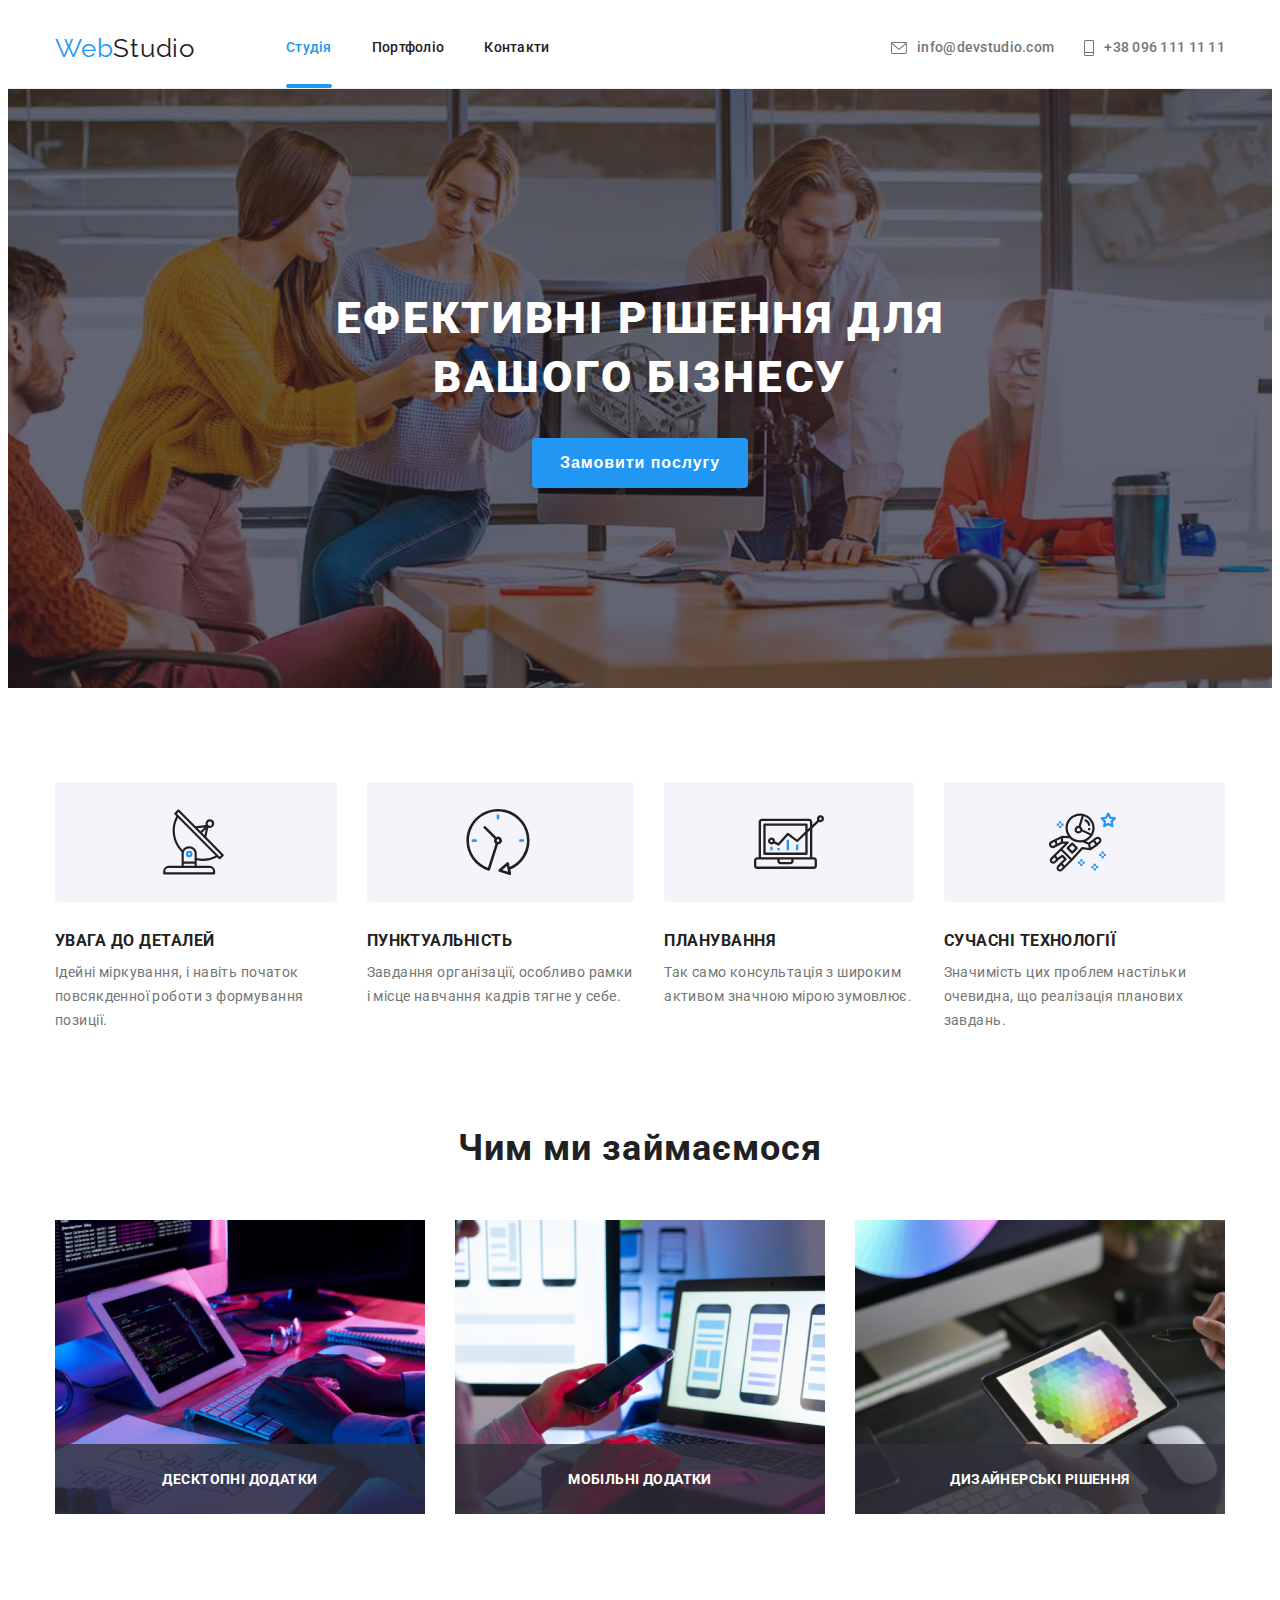
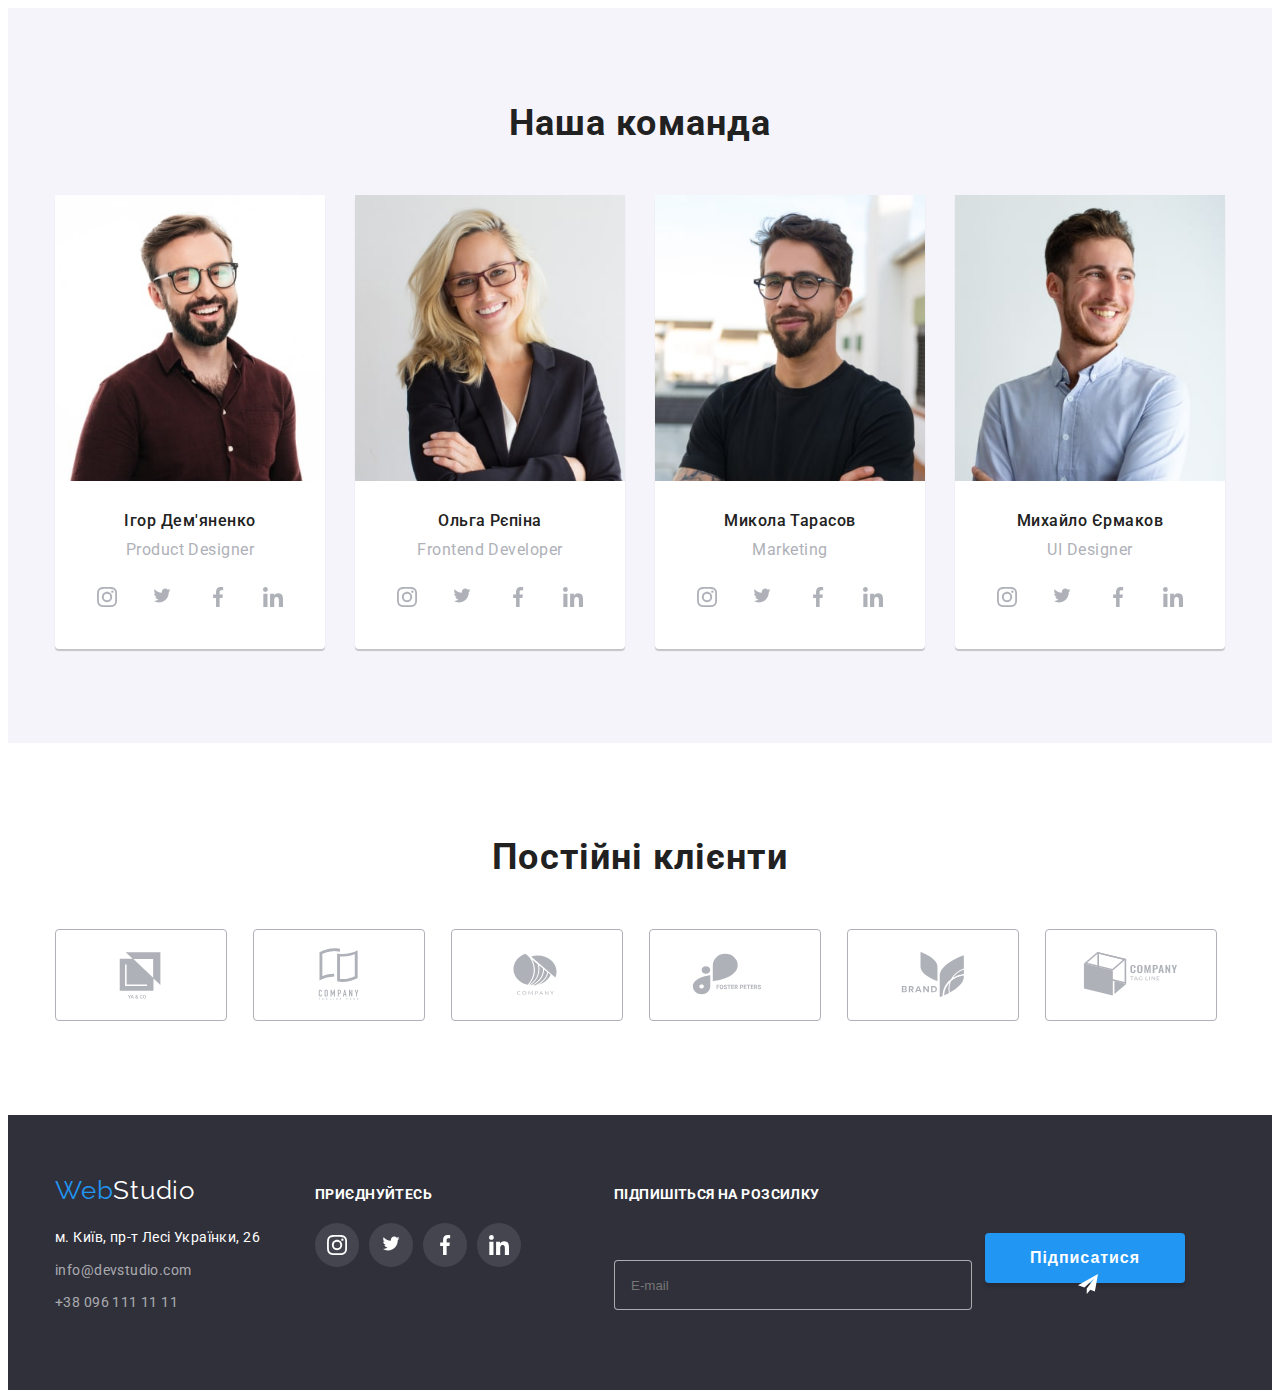
<file: index.html>
<!DOCTYPE html>
<html lang="uk">

<head>
    <meta charset="UTF-8">
    <meta http-equiv="X-UA-Compatible" content="IE=edge">
    <meta name="viewport" content="width=device-width, initial-scale=1.0, minimum-scale=1.0">
    <title>WebStudio</title>
    <link rel="preconnect" href="https://fonts.googleapis.com">
    <link rel="preconnect" href="https://fonts.gstatic.com" crossorigin>
    <link
        href="https://fonts.googleapis.com/css2?family=Raleway:wght@700&family=Roboto:wght@400;500;700;900&display=swap"
        rel="stylesheet">
    <link rel="stylesheet" href="https://cdnjs.cloudflare.com/ajax/libs/modern-normalize/1.1.0/modern-normalize.min.css"
        integrity="sha512-wpPYUAdjBVSE4KJnH1VR1HeZfpl1ub8YT/NKx4PuQ5NmX2tKuGu6U/JRp5y+Y8XG2tV+wKQpNHVUX03MfMFn9Q=="
        crossorigin="anonymous" referrerpolicy="no-referrer" />
    <link rel="stylesheet" href="./css/main.min.css">
</head>

<body>
    <header class="header js-menu-container">
        <div class="container header__content">
            <nav class="header__menu">
                <a href="index.html" class="header__logo"><span class="blue">Web</span>Studio</a>
                <ul class="header__nav">
                    <li class="header__list"><a href="index.html" class="header__link active">Студія</a>
                    </li>
                    <li class="header__list"><a href="portfolio.html" class="header__link">Портфоліо</a></li>
                    <li class="header__list"><a href="" class="header__link">Контакти</a></li>
                </ul>

                <button class="burger__btn js-open-menu js-close-menu" type="button">
                    <svg class="burger__icon" width="40" height="40">
                        <use class="burger__icon__open" href="./images/sprite.svg#icon-menu-open"></use>
                        <use class="burger__icon__close" href="./images/sprite.svg#icon-menu-close"></use>
                    </svg>
                </button>
            </nav>

            <ul class="contacts">
                <li class="contacts__list">
                    <a href="mailto:info@devstudio.com" class="contacts__link header__link">
                        <svg class="contacts__icon contacts__icon-envelop">
                            <use href="./images/sprite.svg#icon-envelope" width="16px" height="12px"></use>
                        </svg><span>info@devstudio.com</span></a>
                </li>
                <li class="contacts__list">
                    <a href="tel:+380961111111" class="contacts__link header__link">
                        <svg class="contacts__icon contacts__icon-phone">
                            <use href="./images/sprite.svg#icon-mobile" width="10px" height="16px"></use>
                        </svg><span>+38 096 111 11 11</span></a>
                </li>
            </ul>

        </div>
        <div class="mobile-menu">

            <div class="burger">
                <ul class="burger__nav">
                    <li class="burger__list">
                        <a href="index.html" class="burger__link active">Студія</a>
                    </li>
                    <li class="burger__list">
                        <a href="portfolio.html" class="burger__link">Портфоліо</a>
                    </li>
                    <li class="burger__list">
                        <a class="burger__link">Контакти</a>
                    </li>
                </ul>
                <div class="burger__footer">
                    <ul class="burger__contacts">
                        <li class="burger__item"><a href="tel:+380961111111" class="burger__phone">+38 096 111 11 11</a>
                        </li>
                        <li class="burger__item"><a href="mailto:info@devstudio.com"
                                class="burger__mail">info@devstudio.com</a>
                        </li>
                    </ul>
                    <ul class="burger__apps">
                        <li class="burger__social"><a href="" class="burger__social__link">Instagram</a></li>
                        <li class="burger__social"><a href="" class="burger__social__link">Twitter</a></li>
                        <li class="burger__social"><a href="" class="burger__social__link">Facebook</a></li>
                        <li class="burger__social"><a href="" class="burger__social__link">LinkedIn</a></li>

                    </ul>
                </div>
            </div>
        </div>

    </header>
    <main>
        <!-- Ефективні рішення для вашого бізнесу -->
        <section class="interest hero">
            <div class="container">
                <h1 class="hero__title">Ефективні рішення для вашого бізнесу</h1>
                <button type="button" class="button__service" data-modal-open>Замовити послугу</button>
            </div>
        </section>
        <!-- Чим ми займаємося -->
        <section class="work__section">
            <div class="container">
                <h2 class="hidden">Плюси</h2>
                <ul class="work">
                    <li class="work__list">
                        <div class="work__preview">
                            <svg class="work__icon">
                                <use href="./images/sprite.svg#icon-antenna" width="65px" height="70px"></use>
                            </svg>

                        </div>
                        <h3 class="work__title">УВАГА ДО ДЕТАЛЕЙ</h3>
                        <p class="work__text">Ідейні міркування, і навіть початок повсякденної роботи з формування
                            позиції.
                        </p>
                    </li>
                    <li class="work__list">
                        <div class="work__preview">
                            <svg class="work__icon">
                                <use href="./images/sprite.svg#icon-clock" width="66px" height="70px"></use>
                            </svg>
                        </div>
                        <h3 class="work__title">ПУНКТУАЛЬНІСТЬ</h3>
                        <p class="work__text">Завдання організації, особливо рамки і місце навчання кадрів тягне у
                            себе.
                        </p>
                    </li>
                    <li class="work__list">
                        <div class="work__preview">
                            <svg class="work__icon">
                                <use href="./images/sprite.svg#icon-diagram" width="70px" height="70px"></use>
                            </svg>
                        </div>
                        <h3 class="work__title">ПЛАНУВАННЯ</h3>
                        <p class="work__text">Так само консультація з широким активом значною мірою зумовлює.</p>
                    </li>
                    <li class="work__list">
                        <div class="work__preview">
                            <svg class="work__icon">
                                <use href="./images/sprite.svg#icon-astronaut" width="67px" height="70px"></use>
                            </svg>
                        </div>
                        <h3 class="work__title">СУЧАСНІ ТЕХНОЛОГІЇ</h3>
                        <p class="work__text">Значимість цих проблем настільки очевидна, що реалізація планових
                            завдань.
                        </p>
                    </li>
                </ul>
            </div>
        </section>
        <section class="examples section-paddings">
            <div class="container">
                <h2 class="examples__title">Чим ми займаємося</h2>
                <ul class="examples__list">
                    <li class="examples__item"><img src="./images/direction1.jpg" alt="напрям один" width="370">
                        <p class="examples__text">Десктопні додатки</p>
                    </li>
                    <li class="examples__item"><img src="./images/direction2.jpg" alt="напрям два" width="370">
                        <p class="examples__text">Мобільні додатки</p>
                    </li>
                    <li class="examples__item"><img src="./images/direction3.jpg" alt="напрям три" width="370">
                        <p class="examples__text">Дизайнерські рішення</p>
                    </li>
                </ul>
            </div>
        </section>
        <!-- Наша команда -->
        <section class="team section-paddings">
            <div class="container">
                <h2 class="team__title">Наша команда</h2>
                <ul class="team__item">
                    <li class="team__list">

                        <img class="team__img" src="./images/igor.jpg" alt="перший член команди" srcset="
                            ./images/team1/team-m-min.jpg   270w,
                            ./images/team1/team-xl-min.jpg  354w,
                            ./images/team1/team-xs-min.jpg  450w,
                            ./images/team1/team-l-min.jpg   540w,
                            ./images/team1/team-xxl-min.jpg 708w,
                            ./images/team1/team-s-min.jpg   900w
                            " sizes="(min-width: 1200px) 25vw, (min-width: 768px) 50vw, 100vw">
                        <div class="team__descr">
                            <h3 class="team__name">Ігор Дем'яненко</h3>
                            <p class="team__profession" lang="en">Product Designer</p>
                            <ul class="reset-list team__device">
                                <li>
                                    <a href="" class="apps">
                                        <svg class="team__application">
                                            <use href="./images/sprite.svg#icon-instagram" width="20px" height="20px">
                                            </use>
                                        </svg>
                                    </a>
                                </li>
                                <li>
                                    <a href="" class="apps">
                                        <svg class="team__application">
                                            <use href="./images/sprite.svg#icon-twitter" width="20" height="17">
                                            </use>
                                        </svg>
                                    </a>
                                </li>
                                <li>
                                    <a href="" class="apps">
                                        <svg class="team__application">
                                            <use href="./images/sprite.svg#icon-facebook" width="20px" height="20">
                                            </use>
                                        </svg>
                                    </a>
                                </li>
                                <li>
                                    <a href="" class="apps">
                                        <svg class="team__application">
                                            <use href="./images/sprite.svg#icon-linkedin" width="20" height="20">
                                            </use>
                                        </svg>
                                    </a>
                                </li>
                            </ul>
                        </div>
                    </li>
                    <li class="team__list">
                        <img class="team__img" src="./images/olga.jpg" alt="другий член команди" srcset="
                            ./images/team2/img-xl-min.jpg   270w,
                            ./images/team2/img-m-min.jpg  354w,
                            ./images/team2/img-xs-min.jpg  450w,
                            ./images/team2/img-l-min.jpg 708w,
                            ./images/team2/img-xxl-min.jpg   810w,
                            ./images/team2/img-s-min.jpg   900w
                            " sizes="(min-width: 1200px) 25vw, (min-width: 768px) 50vw, 100vw">
                        <div class="team__descr">
                            <h3 class="team__name">Ольга Рєпіна</h3>
                            <p class="team__profession">Frontend Developer</p>
                            <ul class="reset-list team__device">
                                <li>
                                    <a href="" class="apps">
                                        <svg class="team__application">
                                            <use href="./images/sprite.svg#icon-instagram" width="20px" height="20px">
                                            </use>
                                        </svg>
                                    </a>
                                </li>
                                <li>
                                    <a href="" class="apps">
                                        <svg class="team__application">
                                            <use href="./images/sprite.svg#icon-twitter" width="20" height="17">
                                            </use>
                                        </svg>
                                    </a>
                                </li>
                                <li>
                                    <a href="" class="apps">
                                        <svg class="team__application">
                                            <use href="./images/sprite.svg#icon-facebook" width="20px" height="20">
                                            </use>
                                        </svg>
                                    </a>
                                </li>
                                <li>
                                    <a href="" class="apps">
                                        <svg class="team__application">
                                            <use href="./images/sprite.svg#icon-linkedin" width="20" height="20">
                                            </use>
                                        </svg>
                                    </a>
                                </li>
                            </ul>
                        </div>
                    </li>
                    <li class="team__list">
                        <img class="team__img" src="./images/mykola.jpg" alt="третій член команди" srcset="
                            ./images/team4/img-xl-min.jpg   270w,
                            ./images/team4/img-m-min.jpg    354w,
                            ./images/team4/img-xs-min.jpg   450w,
                            ./images/team4/img-l-min.jpg    708w,
                            ./images/team4/img-xxl-min.jpg   810w,
                            ./images/team4/img-s-min.jpg   900w
                            " sizes="(min-width: 1200px) 25vw, (min-width: 768px) 50vw, 100vw">
                        <div class="team__descr">
                            <h3 class="team__name">Микола Тарасов</h3>
                            <p class="team__profession" lang="en">Marketing</p>
                            <ul class="reset-list team__device">
                                <li>
                                    <a href="" class="apps">
                                        <svg class="team__application">
                                            <use href="./images/sprite.svg#icon-instagram" width="20px" height="20px">
                                            </use>
                                        </svg>
                                    </a>
                                </li>
                                <li>
                                    <a href="" class="apps">
                                        <svg class="team__application">
                                            <use href="./images/sprite.svg#icon-twitter" width="20" height="17">
                                            </use>
                                        </svg>
                                    </a>
                                </li>
                                <li>
                                    <a href="" class="apps">
                                        <svg class="team__application">
                                            <use href="./images/sprite.svg#icon-facebook" width="20px" height="20">
                                            </use>
                                        </svg>
                                    </a>
                                </li>
                                <li>
                                    <a href="" class="apps">
                                        <svg class="team__application">
                                            <use href="./images/sprite.svg#icon-linkedin" width="20" height="20">
                                            </use>
                                        </svg>
                                    </a>
                                </li>
                            </ul>
                        </div>
                    </li>
                    <li class="team__list">
                        <img class="team__img" src="./images/mykhailo.jpg" alt="четвертий член команди" srcset="
                            ./images/team3/img-xl-min.jpg   270w,
                            ./images/team3/img-m-min.jpg  354w,
                            ./images/team3/img-xs-min.jpg  450w,
                            ./images/team3/img-l-min.jpg 708w,
                            ./images/team3/img-xxl-min.jpg   810w,
                            ./images/team3/img-s-min.jpg   900w
                            " sizes="(min-width: 1200px) 25vw, (min-width: 768px) 50vw, 100vw">
                        <div class="team__descr">
                            <h3 class="team__name">Михайло Єрмаков</h3>
                            <p class="team__profession" lang="en">UI Designer</p>
                            <ul class="reset-list team__device">
                                <li>
                                    <a href="" class="apps">
                                        <svg class="team__application">
                                            <use href="./images/sprite.svg#icon-instagram" width="20px" height="20px">
                                            </use>
                                        </svg>
                                    </a>
                                </li>
                                <li>
                                    <a href="" class="apps">
                                        <svg class="team__application">
                                            <use href="./images/sprite.svg#icon-twitter" width="20" height="17">
                                            </use>
                                        </svg>
                                    </a>
                                </li>
                                <li>
                                    <a href="" class="apps">
                                        <svg class="team__application">
                                            <use href="./images/sprite.svg#icon-facebook" width="20px" height="20">
                                            </use>
                                        </svg>
                                    </a>
                                </li>
                                <li>
                                    <a href="" class="apps">
                                        <svg class="team__application">
                                            <use href="./images/sprite.svg#icon-linkedin" width="20" height="20">
                                            </use>
                                        </svg>
                                    </a>
                                </li>
                            </ul>
                        </div>
                    </li>
                </ul>
            </div>
        </section>
        <!-- клієнти -->
        <section class="clients">
            <div class="container">
                <h2 class="clients__regular">Постійні клієнти</h2>
                <ul class="reset-list clients__picture">
                    <li class="clients__descr">
                        <a href="" class="clients__company">
                            <svg class="clients__name">
                                <use href="./images/sprite.svg#icon-yaco" width="106" height="60"></use>
                            </svg>

                        </a>
                    </li>

                    <li class="clients__descr">
                        <a href="" class="clients__company">
                            <svg class="clients__name">
                                <use href="./images/sprite.svg#icon-tagline" width="106" height="60"></use>
                            </svg>
                        </a>
                    </li>
                    <li class="clients__descr">
                        <a href="" class="clients__company">
                            <svg class="clients__name">
                                <use href="./images/sprite.svg#icon-company" width="106" height="60"></use>
                            </svg>
                        </a>
                    </li>
                    <li class="clients__descr">
                        <a href="" class="clients__company">
                            <svg class="clients__name">
                                <use href="./images/sprite.svg#icon-foster" width="106" height="60"></use>
                            </svg>
                        </a>
                    </li>
                    <li class="clients__descr">
                        <a href="" class="clients__company">
                            <svg class="clients__name">
                                <use href="./images/sprite.svg#icon-brand" width="106" height="60"></use>
                            </svg>
                        </a>
                    </li>
                    <li class="clients__descr">
                        <a href="" class="clients__company">
                            <svg class="clients__name">
                                <use href="./images/sprite.svg#icon-companytagline" width="106" height="60"></use>
                            </svg>
                        </a>
                    </li>

                </ul>
            </div>
        </section>
    </main>
    <footer class="footer">
        <div class="container footer__wrapper">
            <div class="footer__option">
                <a href="index.html" class="footer__logo"><span class="blue">Web</span>Studio</a>
                <address>

                    <ul class="footer__list">
                        <li class="footer__item">
                            <a href="https://www.google.com/maps/place/%D0%9B%D0%B5%D1%81%D0%B8+%D0%A3%D0%BA%D1%80%D0%B0%D0%B8%D0%BD%D0%BA%D0%B8+7/@50.4340225,30.5316546,17z/data=!3m1!4b1!4m5!3m4!1s0x40d4cfd612e83011:0x87edecf81f4151b6!8m2!3d50.4340225!4d30.5316546"
                                class="footer__addr">м.
                                Київ, пр-т Лесі Українки, 26</a>
                        </li>
                        <li class="footer__item">
                            <a href="mailto:info@devstudio.com" class="footer__nav">info@devstudio.com</a>
                        </li>
                        <li class="footer__item">
                            <a href="tel:+380961111111" class="footer__nav">+38 096 111 11 11</a>
                        </li>
                    </ul>
                </address>
            </div>
            <div class="footer__apps">
                <p class="subscribe">приєднуйтесь</p>
                <ul class="reset-list subscribe__list">

                    <li>
                        <a href="" class="apps social__apps">
                            <svg class="team__application">
                                <use href="./images/sprite.svg#icon-instagram" width="20px" height="20px"></use>
                            </svg>
                        </a>
                    </li>
                    <li>
                        <a href="" class="apps social__apps">
                            <svg class="team__application">
                                <use href="./images/sprite.svg#icon-twitter" width="20" height="17"></use>
                            </svg>
                        </a>
                    </li>
                    <li>
                        <a href="" class="apps social__apps">
                            <svg class="team__application">
                                <use href="./images/sprite.svg#icon-facebook" width="20px" height="20"></use>
                            </svg>
                        </a>
                    </li>
                    <li>
                        <a href="" class="apps social__apps">
                            <svg class="team__application">
                                <use href="./images/sprite.svg#icon-linkedin" width="20" height="20"></use>
                            </svg>
                        </a>
                    </li>
                </ul>
            </div>



            <div class="filing">

                <p class="filing__item">Підпишіться на розсилку</p>
                <form>
                    <label class="filing__label" for="email"></label>
                    <input class="filing__input" type="email" name="mail" id="email" placeholder="E-mail">
                    <button class="filing__btn" type="submit"><span class="filing__text">Підписатися</span>
                        <svg class="filing__icon">
                            <use href="./images/sprite.svg#icon-icon-send" width="20" height="20">
                            </use>
                        </svg></button>
                </form>

            </div>
        </div>

    </footer>

    <div class="backdrop is-hidden" data-modal="">
        <div class="modal">
            <button class="modal__close" data-modal-close>
                <svg class="modal__btn" width="12" height="12">
                    <use href="./images/sprite.svg#icon-close">
                    </use>
                </svg> </button>

            <p class="form__title">Залиште свої дані, ми вам передзвонимо</p>
            <form class="form">

                <label for="name" class="form__label">Ім'я</label>
                <div class="modal__wrap">
                    <input class="form__input" type="text" name="name" id="name">
                    <svg class="modal__icon">
                        <use href="./images/sprite.svg#icon-person" width="18" height="18">
                        </use>
                    </svg>
                </div>

                <label for="tel" class="form__label">Телефон</label>
                <div class="modal__wrap ">
                    <input class="form__input" type="tel" name="tel" id="tel">
                    <svg class="modal__icon" width="13" height="13">
                        <use href="./images/sprite.svg#icon-phone-black-18dp-1">
                        </use>
                    </svg>
                </div>

                <label for="mail" class="form__label">Пошта</label>
                <div class="modal__wrap">
                    <input class="form__input" type="email" name="mail" id="mail">
                    <svg class="modal__icon" width="15" height="12">
                        <use href="./images/sprite.svg#icon-email-black-18dp-1">
                        </use>
                    </svg>
                </div>


                <label for="comment" class="comment form__label">Коментар</label>
                <textarea class="form__input" id="comment" placeholder="Введіть текст"></textarea>


                <input class="custom__checkbox__input " type="checkbox" name="text" value="text" id="text">
                <label class="custom__checkbox__label" for="text">
                    <span class="custom__checkbox__icon">
                        <svg class="custom__checkbox__svg" width="11" height="8">
                            <use href="./images/sprite.svg#icon-checkbox-on"></use>
                        </svg>
                    </span>
                    <span class="custom__checkbox__text">Погоджуюся з розсилкою та
                        приймаю <a href="" class="custom__checkbox__link">Умови
                            договору</a></span>
                </label>


                <button class="form__btn form__input" type="submit">Відправити</button>
            </form>
        </div>
    </div>
    <script src="./js/menu.js"></script>
    <script src="./js/modal.js"></script>
</body>

</html>
</file>
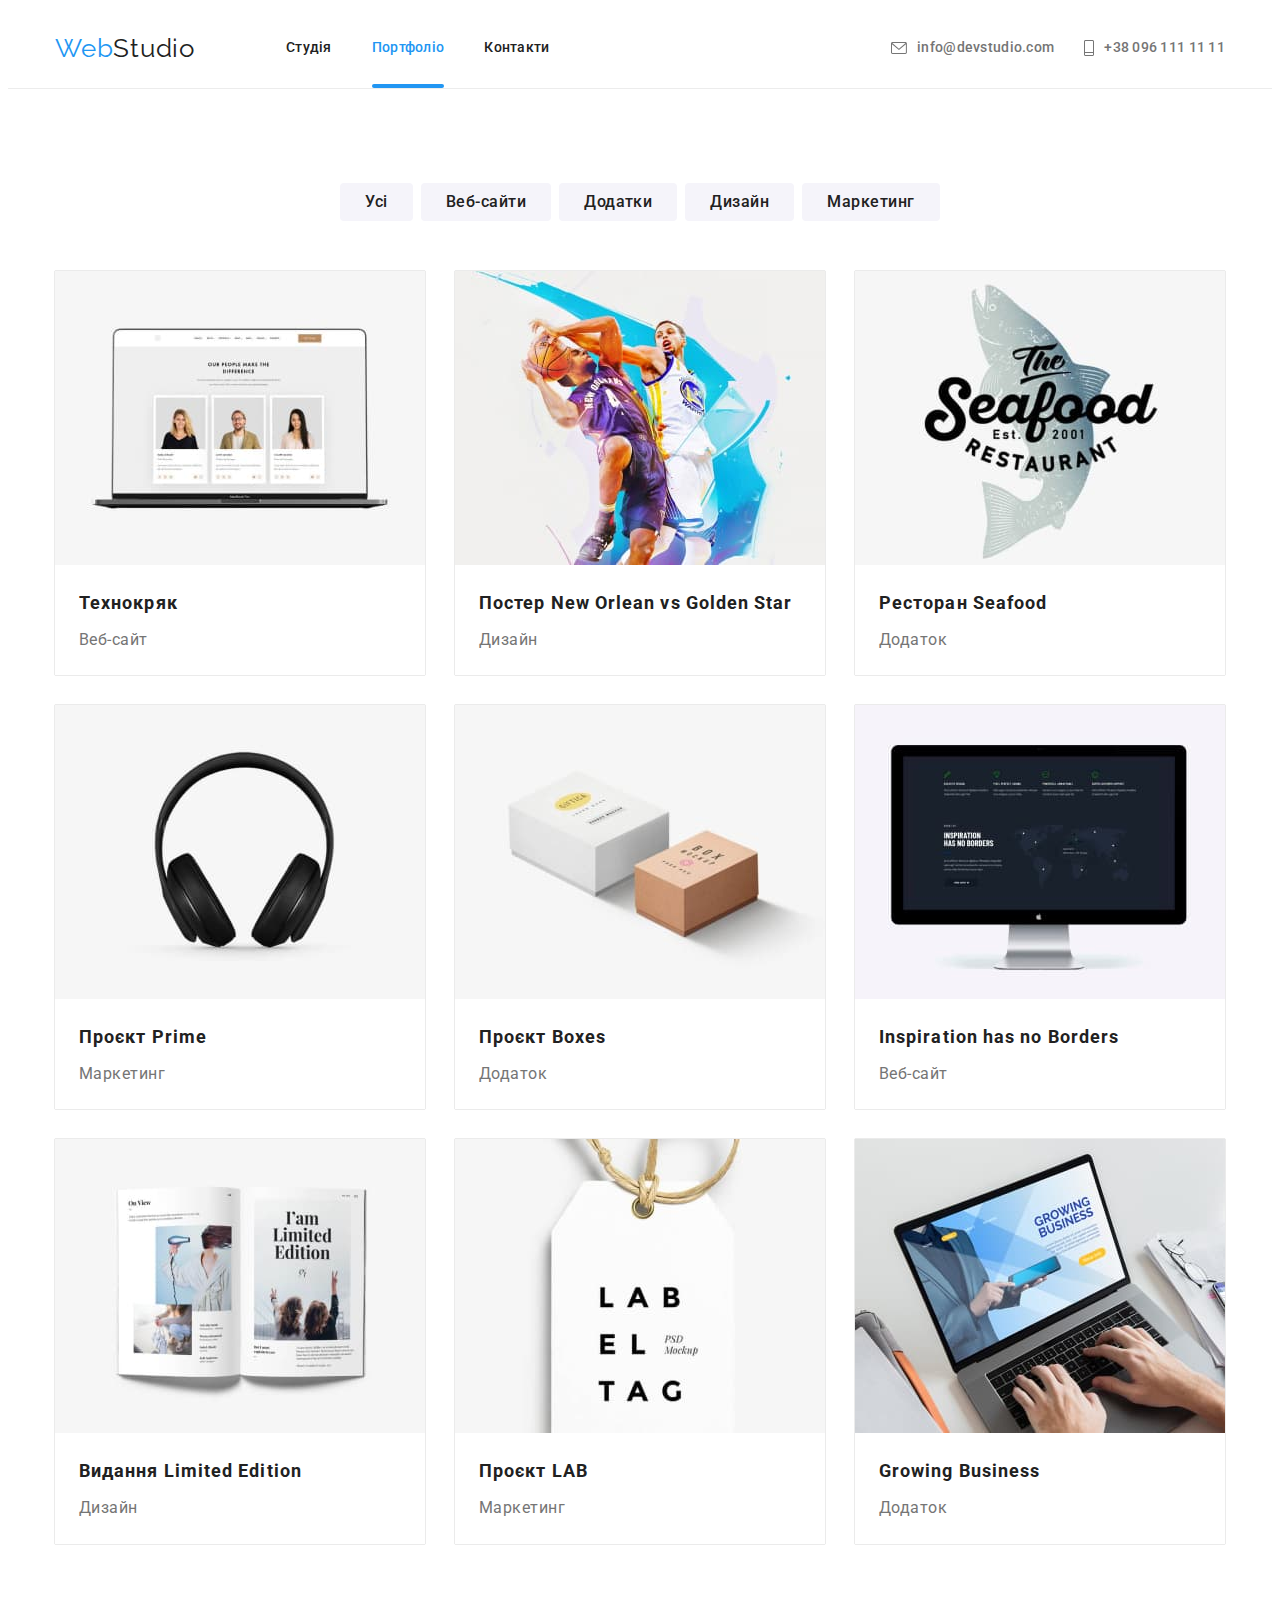
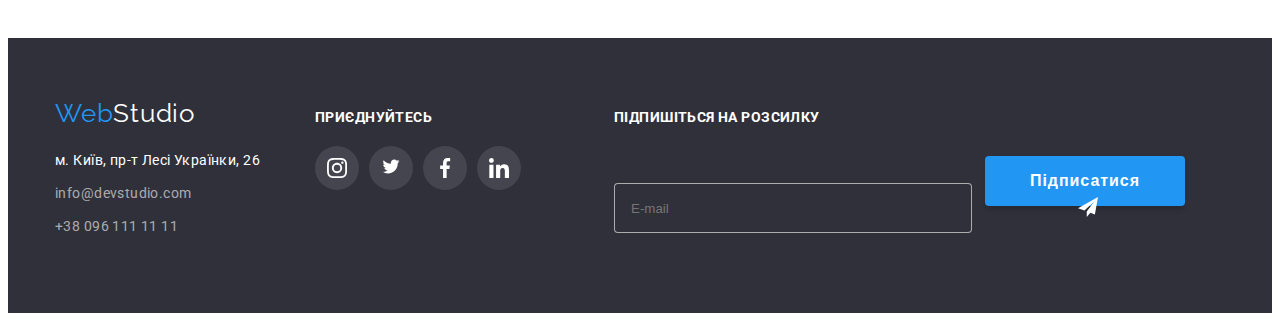
<file: portfolio.html>
<!DOCTYPE html>
<html lang="uk">

<head>
    <meta charset="UTF-8">
    <meta http-equiv="X-UA-Compatible" content="IE=edge">
    <meta name="viewport" content="width=device-width, initial-scale=1.0, minimum-scale=1.0">
    <title>WebStudio</title>
    <link rel="preconnect" href="https://fonts.googleapis.com">
    <link rel="preconnect" href="https://fonts.gstatic.com" crossorigin>
    <link
        href="https://fonts.googleapis.com/css2?family=Raleway:wght@700&family=Roboto:wght@400;500;700;900&display=swap"
        rel="stylesheet">
    <link rel="stylesheet" href="https://cdnjs.cloudflare.com/ajax/libs/modern-normalize/1.1.0/modern-normalize.min.css"
        integrity="sha512-wpPYUAdjBVSE4KJnH1VR1HeZfpl1ub8YT/NKx4PuQ5NmX2tKuGu6U/JRp5y+Y8XG2tV+wKQpNHVUX03MfMFn9Q=="
        crossorigin="anonymous" referrerpolicy="no-referrer" />
    <link rel="stylesheet" href="./css/main.min.css">
</head>

<body>
    <header class="header js-menu-container">
        <div class="container header__content">
            <nav class="header__menu">
                <a href="index.html" class="header__logo"><span class="blue">Web</span>Studio</a>
                <ul class="header__nav">
                    <li class="header__list"><a href="index.html" class="header__link">Студія</a>
                    </li>
                    <li class="header__list"><a href="portfolio.html" class="header__link active">Портфоліо</a></li>
                    <li class="header__list"><a href="" class="header__link">Контакти</a></li>
                </ul>

                <button class="burger__btn js-open-menu js-close-menu" type="button">
                    <svg class="burger__icon" width="40" height="40">
                        <use class="burger__icon__open" href="./images/sprite.svg#icon-menu-open"></use>
                        <use class="burger__icon__close" href="./images/sprite.svg#icon-menu-close"></use>
                    </svg>
                </button>
            </nav>

            <ul class="contacts">
                <li class="contacts__list">
                    <a href="mailto:info@devstudio.com" class="contacts__link header__link">
                        <svg class="contacts__icon contacts__icon-envelop">
                            <use href="./images/sprite.svg#icon-envelope" width="16px" height="12px"></use>
                        </svg><span>info@devstudio.com</span></a>
                </li>
                <li class="contacts__list">
                    <a href="tel:+380961111111" class="contacts__link header__link">
                        <svg class="contacts__icon contacts__icon-phone">
                            <use href="./images/sprite.svg#icon-mobile" width="10px" height="16px"></use>
                        </svg><span>+38 096 111 11 11</span></a>
                </li>
            </ul>

        </div>
        <div class="mobile-menu">

            <div class="burger">
                <ul class="burger__nav">
                    <li class="burger__list">
                        <a href="index.html" class="burger__link">Студія</a>
                    </li>
                    <li class="burger__list">
                        <a href="portfolio.html" class="burger__link active">Портфоліо</a>
                    </li>
                    <li class="burger__list">
                        <a class="burger__link">Контакти</a>
                    </li>
                </ul>
                <div class="burger__footer">
                    <ul class="burger__contacts">
                        <li class="burger__item"><a href="tel:+380961111111" class="burger__phone">+38 096 111 11 11</a>
                        </li>
                        <li class="burger__item"><a href="mailto:info@devstudio.com"
                                class="burger__mail">info@devstudio.com</a>
                        </li>
                    </ul>
                    <ul class="burger__apps">
                        <li class="burger__social"><a href="" class="burger__social__link">Instagram</a></li>
                        <li class="burger__social"><a href="" class="burger__social__link">Twitter</a></li>
                        <li class="burger__social"><a href="" class="burger__social__link">Facebook</a></li>
                        <li class="burger__social"><a href="" class="burger__social__link">LinkedIn</a></li>

                    </ul>
                </div>
            </div>
        </div>

    </header>
    <section class="interest">
        <div class="container">
            <h1 class="hidden">Портфоліо</h1>
            <ul class="reset-list filter">
                <li><button type="button" class="filter__button">Усі</button></li>
                <li><button type="button" class="filter__button">Веб-сайти</button></li>
                <li><button type="button" class="filter__button">Додатки</button></li>
                <li><button type="button" class="filter__button">Дизайн</button></li>
                <li><button type="button" class="filter__button">Маркетинг</button></li>
            </ul>
            <ul class="card">

                <li>
                    <a class="card__item" href="">
                        <div class="card__text">
                            <img src="./images/card1squoosh.jpg" alt="технологія" width="370">
                            <p class="card__offers">
                                Ресурс пропонує комплексні пропозиції з різним рівнем функціоналу та сервісів. Все
                                це дозволить відвідувачу отримати
                                вичерпні відомості про компанію чи приватну особу.
                            </p>
                        </div>
                        <div class="card__descr">
                            <h2 class="card__title">Технокряк</h2>
                            <p class="card__menu">Веб-сайт</p>
                        </div>
                    </a>
                </li>
                <li><a class="card__item" href="">
                        <div class="card__text">
                            <img class="card__img" src="./images/card2squoosh.jpg" alt="дизайн" width="370">
                            <p class="card__offers">
                                Ресурс пропонує комплексні пропозиції з різним рівнем функціоналу та сервісів. Все
                                це дозволить відвідувачу отримати
                                вичерпні відомості про компанію чи приватну особу.
                            </p>
                        </div>
                        <div class="card__descr">
                            <h2 class="card__title">Постер New Orlean vs Golden Star</h2>
                            <p class="card__menu">Дизайн</p>

                        </div>

                    </a></li>
                <li><a class="card__item" href="">
                        <div class="card__text">
                            <img src="./images/card3squoosh.jpg" alt="ресторан" width="370">
                            <p class="card__offers">
                                Ресурс пропонує комплексні пропозиції з різним рівнем функціоналу та сервісів. Все
                                це дозволить відвідувачу отримати
                                вичерпні відомості про компанію чи приватну особу.
                            </p>

                        </div>

                        <div class="card__descr">
                            <h2 class="card__title">Ресторан Seafood</h2>
                            <p class="card__menu">Додаток</p>
                        </div>
                    </a></li>
                <li><a class="card__item" href="">
                        <div class="card__text">
                            <img src="./images/card4squoosh.jpg" alt="маркетинг" width="370">
                            <p class="card__offers">
                                Ресурс пропонує комплексні пропозиції з різним рівнем функціоналу та сервісів. Все
                                це дозволить відвідувачу отримати
                                вичерпні відомості про компанію чи приватну особу.
                            </p>
                        </div>

                        <div class="card__descr">
                            <h2 class="card__title">Проєкт Prime</h2>
                            <p class="card__menu">Маркетинг</p>
                        </div>
                    </a></li>
                <li><a class="card__item" href="">
                        <div class="card__text">
                            <img src="./images/card5squoosh.jpg" alt="додаток" width="370">
                            <p class="card__offers">
                                Ресурс пропонує комплексні пропозиції з різним рівнем функціоналу та сервісів. Все
                                це дозволить відвідувачу отримати
                                вичерпні відомості про компанію чи приватну особу.
                            </p>
                        </div>

                        <div class="card__descr">
                            <h2 class="card__title">Проєкт Boxes</h2>
                            <p class="card__menu">Додаток</p>
                        </div>
                    </a></li>
                <li><a class="card__item" href="">
                        <div class="card__text">
                            <img src="./images/card6squoosh.jpg" alt="веб-сайт" width="370">
                            <p class="card__offers">
                                Ресурс пропонує комплексні пропозиції з різним рівнем функціоналу та сервісів. Все
                                це дозволить відвідувачу отримати
                                вичерпні відомості про компанію чи приватну особу.
                            </p>
                        </div>

                        <div class="card__descr">
                            <h2 class="card__title">Inspiration has no Borders</h2>
                            <p class="card__menu">Веб-сайт</p>
                        </div>
                    </a></li>
                <li><a class="card__item" href="">
                        <div class="card__text">
                            <img src="./images/card7squoosh.jpg" alt="дизайн" width="370">
                            <p class="card__offers">
                                Ресурс пропонує комплексні пропозиції з різним рівнем функціоналу та сервісів. Все
                                це дозволить відвідувачу отримати
                                вичерпні відомості про компанію чи приватну особу.
                            </p>
                        </div>

                        <div class="card__descr">
                            <h2 class="card__title">Видання Limited Edition</h2>
                            <p class="card__menu">Дизайн</p>
                        </div>
                    </a></li>
                <li><a class="card__item" href="">
                        <div class="card__text">
                            <img src="./images/card8squoosh.jpg" alt="Маркетинг" width="370">
                            <p class="card__offers">
                                Ресурс пропонує комплексні пропозиції з різним рівнем функціоналу та сервісів. Все
                                це дозволить відвідувачу отримати
                                вичерпні відомості про компанію чи приватну особу.
                            </p>
                        </div>

                        <div class="card__descr">
                            <h2 class="card__title">Проєкт LAB</h2>
                            <p class="card__menu">Маркетинг</p>
                        </div>
                    </a></li>
                <li><a class="card__item" href="">
                        <div class="card__text">
                            <img src="./images/card9squoosh.jpg" alt="Додаток" width="370">
                            <p class="card__offers">
                                Ресурс пропонує комплексні пропозиції з різним рівнем функціоналу та сервісів. Все
                                це дозволить відвідувачу отримати
                                вичерпні відомості про компанію чи приватну особу.
                            </p>
                        </div>

                        <div class="card__descr">
                            <h2 class="card__title">Growing Business</h2>
                            <p class="card__menu">Додаток</p>
                        </div>
                    </a></li>
            </ul>
        </div>
    </section>

    <footer class="footer">
        <div class="container footer__wrapper">
            <div class="footer__option">
                <a href="index.html" class="footer__logo"><span class="blue">Web</span>Studio</a>
                <address>

                    <ul class="footer__list">
                        <li class="footer__item">
                            <a href="https://www.google.com/maps/place/%D0%9B%D0%B5%D1%81%D0%B8+%D0%A3%D0%BA%D1%80%D0%B0%D0%B8%D0%BD%D0%BA%D0%B8+7/@50.4340225,30.5316546,17z/data=!3m1!4b1!4m5!3m4!1s0x40d4cfd612e83011:0x87edecf81f4151b6!8m2!3d50.4340225!4d30.5316546"
                                class="footer__addr">м.
                                Київ, пр-т Лесі Українки, 26</a>
                        </li>
                        <li class="footer__item">
                            <a href="mailto:info@devstudio.com" class="footer__nav">info@devstudio.com</a>
                        </li>
                        <li class="footer__item">
                            <a href="tel:+380961111111" class="footer__nav">+38 096 111 11 11</a>
                        </li>
                    </ul>
                </address>
            </div>
            <div class="footer__apps">
                <p class="subscribe">приєднуйтесь</p>
                <ul class="reset-list subscribe__list">

                    <li>
                        <a href="" class="apps social__apps">
                            <svg class="team__application">
                                <use href="./images/sprite.svg#icon-instagram" width="20px" height="20px"></use>
                            </svg>
                        </a>
                    </li>
                    <li>
                        <a href="" class="apps social__apps">
                            <svg class="team__application">
                                <use href="./images/sprite.svg#icon-twitter" width="20" height="17"></use>
                            </svg>
                        </a>
                    </li>
                    <li>
                        <a href="" class="apps social__apps">
                            <svg class="team__application">
                                <use href="./images/sprite.svg#icon-facebook" width="20px" height="20"></use>
                            </svg>
                        </a>
                    </li>
                    <li>
                        <a href="" class="apps social__apps">
                            <svg class="team__application">
                                <use href="./images/sprite.svg#icon-linkedin" width="20" height="20"></use>
                            </svg>
                        </a>
                    </li>
                </ul>
            </div>



            <div class="filing">

                <p class="filing__item">Підпишіться на розсилку</p>
                <form>
                    <label class="filing__label" for="mail"></label>
                    <input class="filing__input" type="email" name="mail" id="mail" placeholder="E-mail">
                    <button class="filing__btn" type="submit"><span class="filing__text">Підписатися</span>
                        <svg class="filing__icon">
                            <use href="./images/sprite.svg#icon-icon-send" width="20" height="20">
                            </use>
                        </svg></button>
                </form>

            </div>
        </div>

    </footer>
    <script src="./js/menu.js"></script>
</body>

</html>
</file>
<file: css/main.min.css>
html{box-sizing:border-box}*,*::before,*::after{box-sizing:inherit}body{font-family:"Roboto",sans-serif;background-color:#fff;color:#212121;font-size:14px}.hidden{visibility:hidden;overflow:hidden;height:0;margin:0}.reset-list{margin:0;padding:0}.reset-list li{list-style:none}@media only screen and (max-width: 1199px){.interest,.section-paddings{padding-top:60px;padding-bottom:60px}}@media only screen and (min-width: 1200px){.interest,.section-paddings{padding-top:94px;padding-bottom:94px}}html,body{min-width:320px}.container{box-sizing:border-box;width:100%;padding:0 15px}@media only screen and (min-width: 1200px){.container{width:1200px;margin:0 auto}}ul{margin:0;list-style:none}img{display:block}.header{padding:16px 15px;border-bottom:1px solid #ececec}@media only screen and (min-width: 768px){.header{padding:0}}.header__content,.header__menu{display:flex;justify-content:space-between;align-items:center}.header__logo{font-family:"Raleway",sans-serif;font-size:24px;line-height:1.16;margin-right:91px;text-decoration:none;color:#212121;letter-spacing:.03em}.header__logo .blue{color:#2196f3}@media only screen and (min-width: 1200px){.header__logo{font-size:26px}}.header__nav{padding:0;margin:0;align-items:center;letter-spacing:.02em;list-style:none;display:none}@media only screen and (min-width: 768px){.header__nav{display:flex}}.header__list{padding-top:30px;padding-bottom:30px;margin-right:40px}.header__list:last-child{margin:0}.header__link{position:relative;font-weight:500;line-height:1.4;text-decoration:none;color:#212121;letter-spacing:.02em;transition-duration:250ms;transition-property:color;transition-timing-function:cubic-bezier(0.4, 0, 0.2, 1)}.header__link.active::after{content:"";position:absolute;left:0;bottom:-33px;display:block;width:100%;height:4px;border-radius:2px;background-color:#2196f3}.contacts .header__link{color:#757575}.header__link:hover,.header__link:focus,.header__link.active{color:#2196f3}.contacts{list-style-type:none;margin:0;padding:0;display:none}@media only screen and (min-width: 768px)and (max-width: 1199px){.contacts{display:block}}@media only screen and (min-width: 1200px){.contacts{display:flex}}.contacts__icon{fill:#757575}.contacts__list{margin-right:30px}@media only screen and (min-width: 768px)and (max-width: 1199px){.contacts__list{margin:10px 0;font-size:12px;line-height:1.33}}.contacts__list:last-child{margin-right:0;margin-bottom:0}.contacts__link{display:flex;gap:10px;align-items:center;transition-duration:250ms;transition-property:color,fill;transition-timing-function:cubic-bezier(0.4, 0, 0.2, 1)}.contacts__link:hover .contacts__icon,.contacts__link:focus .contacts__icon{fill:#2196f3}.contacts__icon-phone{width:10px;height:16px}.contacts__icon-envelop{width:16px;height:12px}.burger{position:fixed;display:none;flex-direction:column;justify-content:space-between;background-color:#fff;padding:48px 40px;top:0;left:0;width:100%;height:100%;z-index:9}.is-open .burger{display:flex}.burger__btn{position:absolute;padding:0;right:15px;top:10px;z-index:10;width:40px;height:40px;border:none;background:none}.burger__btn:hover{fill:#2196f3}.is-open .burger__btn{position:fixed}@media only screen and (min-width: 768px){.burger__btn{display:none}}.is-open .burger__icon__open{display:none}.burger__icon__close{display:none}.is-open .burger__icon__close{display:block}.burger__nav{padding:0}.burger__item{margin-bottom:32px}.burger__item:last-child{margin-bottom:0}.burger__list{font-weight:500;font-size:40px;line-height:1.17;letter-spacing:.02em;margin-bottom:32px}.burger__list:last-child{margin-bottom:0}.burger__link,.burger__link:visited{color:#212121;text-decoration:none}.burger__link:hover,.burger__link:focus,.burger__link.active{color:#2196f3}.burger__phone{font-weight:500;font-size:34px;line-height:1.2px;color:#2196f3;text-decoration:none;letter-spacing:.02em}@media only screen and (max-width: 480px){.burger__phone{font-size:27px}}.burger__mail{color:#757575;font-weight:500;font-size:24px;line-height:1.16;letter-spacing:.02em;text-decoration:none}.burger__apps{display:flex;align-items:flex-end;margin-top:64px;padding:0}.burger__social{padding:0 10px;border-right:1px solid rgba(33,33,33,.2)}.burger__social:first-child{padding-left:0}.burger__social:last-child{border:none;padding-right:0}.burger__social__link{font-weight:500;font-size:18px;line-height:1.22;letter-spacing:.02em;text-decoration:none;color:#2196f3}@media only screen and (max-width: 480px){.burger__social__link{font-size:12px}}.burger__contacts{padding:0}.footer{text-align:center;padding-top:60px;padding-bottom:60px;background-color:#2f303a}@media only screen and (min-width: 768px){.footer{text-align:initial}}.footer__logo{font-family:"Raleway",sans-serif;font-size:24px;line-height:1.2;text-decoration:none;color:#fff;letter-spacing:.03em}.footer__logo .blue{color:#2196f3}@media only screen and (min-width: 1200px){.footer__logo{font-size:26px;line-height:1.2}}.footer__list{padding:0;margin:20px 0 0 0;line-height:1.7;letter-spacing:.03em;list-style:none;font-style:normal}.footer__addr{color:#fff;text-decoration:none}.footer__item{margin-bottom:9px}.footer__item:last-child{margin-bottom:0}.footer__nav{line-height:1.7;color:rgba(255,255,255,.6);text-decoration:none;font-style:normal;letter-spacing:.03em;transition-duration:250ms;transition-property:color;transition-timing-function:cubic-bezier(0.4, 0, 0.2, 1)}.footer__nav:hover,.footer__nav:focus{color:#2196f3}.footer__wrapper{margin:0 auto}@media only screen and (min-width: 768px)and (max-width: 1199px){.footer__wrapper{display:flex;flex-wrap:wrap}}@media only screen and (min-width: 1200px){.footer__wrapper{display:flex;align-items:baseline}}.footer__option{margin:0;padding:0}@media only screen and (min-width: 768px)and (max-width: 1199px){.footer__option{text-align:center;width:50%}}@media only screen and (min-width: 1200px){.footer__option{width:230px}}.footer__apps{margin-top:60px}@media only screen and (min-width: 768px)and (max-width: 1199px){.footer__apps{width:50%;margin:0}}@media only screen and (min-width: 1200px){.footer__apps{margin:0;margin:12px 0 0 30px;padding:0}}.subscribe{margin:0 0 20px 0;font-weight:700;font-size:14px;line-height:1.14;letter-spacing:.03em;text-transform:uppercase;color:#fff;display:flex;justify-content:center}.subscribe__list{display:flex;gap:10px;justify-content:center;margin:0 auto}@media only screen and (min-width: 768px)and (max-width: 1199px){.subscribe__list{justify-content:center}}@media only screen and (min-width: 1200px){.subscribe{display:flex;justify-content:space-between;align-items:center}}.filing{display:block;margin-top:60px}@media only screen and (min-width: 768px)and (max-width: 1199px){.filing{text-align:center;width:100%}}@media only screen and (min-width: 1200px){.filing{display:block;margin-top:0;margin-left:93px;padding:0}}.filing__item{margin:0 0 20px 0;font-weight:700;font-size:14px;line-height:1.14;letter-spacing:.03em;text-transform:uppercase;color:#fff}.filing__input{padding:15px 16px;margin-bottom:20px;width:100%;height:50px;border:none;background-color:#2f303a;border:1px solid rgba(255,255,255,.6);border-radius:4px;text-indent:0;color:rgba(255,255,255,.6)}@media only screen and (min-width: 768px)and (max-width: 1199px){.filing__input{display:block;margin:0 auto;width:450px}}@media only screen and (min-width: 1200px){.filing__input{width:358px}}.filing__btn{width:200px;height:50px;margin:10px;padding:10px 28px;line-height:1.9;letter-spacing:.06em;color:#fff;cursor:pointer;background-color:#2196f3;border:rgba(0,0,0,0);border-radius:4px;box-shadow:0px 4px 4px rgba(0,0,0,.15)}@media only screen and (min-width: 768px)and (max-width: 1199px){.filing__btn{margin:0;margin-top:20px}}.filing__text{font-weight:700;font-size:16px;line-height:1.87;letter-spacing:.06em;text-align:center;color:#fff}.filing__icon{vertical-align:bottom;margin-left:10px;fill:#fff;width:24px;height:24px}.hero{background-color:#2f303a;text-align:center;padding:118px 0 128px 0;background-image:linear-gradient(rgba(47, 48, 58, 0.4), rgba(47, 48, 58, 0.4)),url(../images/bg.png);background-position:center;background-repeat:no-repeat;background-size:cover;margin:0 auto}@media only screen and (max-width: 767px){.hero{background-image:linear-gradient(rgba(47, 48, 58, 0.4), rgba(47, 48, 58, 0.4)),url(../images/header/header-img-xs-min.jpg)}}@media only screen and (max-width: 767px)and (-webkit-min-device-pixel-ratio: 2),only screen and (max-width: 767px)and (min-resolution: 192dpi){.hero{background-image:linear-gradient(rgba(47, 48, 58, 0.4), rgba(47, 48, 58, 0.4)),url(../images/header/header-img-s-min.jpg)}}@media only screen and (min-width: 768px)and (max-width: 1199px){.hero{background-image:linear-gradient(rgba(47, 48, 58, 0.4), rgba(47, 48, 58, 0.4)),url(../images/header/header-img-m-min.jpg)}}@media only screen and (min-width: 768px)and (max-width: 1199px)and (-webkit-min-device-pixel-ratio: 2),only screen and (min-width: 768px)and (max-width: 1199px)and (min-resolution: 192dpi){.hero{background-image:linear-gradient(rgba(47, 48, 58, 0.4), rgba(47, 48, 58, 0.4)),url(../images/header/header-img-l-min.jpg)}}@media only screen and (min-width: 1200px){.hero{max-width:1600px;padding-top:200px;padding-bottom:200px;background-image:linear-gradient(rgba(47, 48, 58, 0.4), rgba(47, 48, 58, 0.4)),url(../images/header/header-img-xl-min.jpg)}}@media only screen and (min-width: 1200px)and (-webkit-min-device-pixel-ratio: 2),only screen and (min-width: 1200px)and (min-resolution: 192dpi){.hero{background-image:linear-gradient(rgba(47, 48, 58, 0.4), rgba(47, 48, 58, 0.4)),url(../images/header/header-img-xxl-min.jpg)}}.hero__title{margin:0 auto 30px auto;max-width:370px;color:#fff;font-weight:900;text-transform:uppercase;text-align:center;letter-spacing:.06em;font-size:26px;line-height:1.6}@media only screen and (min-width: 1200px){.hero__title{max-width:696px;font-size:44px;line-height:1.36}}.button__service{width:200px;height:50px;border:none;background:#2196f3;box-shadow:0px 4px 4px rgba(0,0,0,.15);border-radius:4px;font-weight:700;font-size:16px;line-height:1.9;text-align:center;color:#fff;cursor:pointer;letter-spacing:.06em}@media only screen and (min-width: 1200px){.button__service{width:216px}}.work__section{padding-top:60px}@media only screen and (min-width: 1200px){.work__section{padding-top:94px}}.work{display:flex;margin:0;flex-direction:column;padding:0;line-height:1.2;color:#212121;list-style:none;text-align:center}@media only screen and (min-width: 768px){.work{flex-direction:row;text-align:left}}@media only screen and (min-width: 768px)and (max-width: 1199px){.work{flex-wrap:wrap}}@media only screen and (min-width: 1200px){.work{gap:30px}}.work__list{margin:0 0 30px 0}@media only screen and (min-width: 768px)and (max-width: 1199px){.work__list{width:calc(50% - 15px)}.work__list:nth-child(odd){margin-right:30px}}@media only screen and (min-width: 1200px){.work__list{margin-bottom:0}}.work__title{line-height:1.15;text-transform:uppercase;letter-spacing:.03em;padding:0;margin:0}.work__text{line-height:1.71;color:#757575;letter-spacing:.03em;padding:0;margin:10px 0 0 0}.work__preview{display:flex;justify-content:center;align-items:center;text-align:center;margin-bottom:30px;border-radius:4px;min-height:120px;background-color:#f5f4fa}.work__icon{width:70px;height:70px}.examples{display:none}@media only screen and (min-width: 1200px){.examples{display:block}.examples__title{padding:0;margin:0 0 50px 0;font-size:36px;line-height:1.2;letter-spacing:.03em;text-align:center;color:#212121;letter-spacing:.03em}.examples__list{display:flex;justify-content:space-between;list-style-type:none;margin:0;padding:0}.examples__item{position:relative}.examples__text{position:absolute;display:flex;justify-content:center;align-items:center;width:100%;bottom:0;left:0;margin:0;width:100%;height:70px;font-weight:700;letter-spacing:.03em;text-transform:uppercase;background-color:rgba(47,48,58,.8);color:#fff}.examples__list li:last-child{margin-right:0}}.team{background-color:#f5f4fa}.team__img{width:100%;max-width:450px;margin:0 auto}.team__title{margin:0 0 50px 0;font-size:28px;line-height:1.18;text-align:center;letter-spacing:.03em}@media only screen and (min-width: 1200px){.team__title{font-size:36px;line-height:1.2}}.team__item{padding:0;margin:0;color:#212121;list-style-type:none;letter-spacing:.03em}@media only screen and (min-width: 768px)and (max-width: 1199px){.team__item{display:flex;justify-content:space-between;flex-wrap:wrap}}@media only screen and (min-width: 1200px){.team__item{display:flex}}.team__list{margin-bottom:30px;background-color:#fff;border-radius:4px;box-shadow:0px 2px 1px 0px rgba(0,0,0,.2)}.team__list:last-child{margin-bottom:0}@media only screen and (min-width: 768px)and (max-width: 1199px){.team__list{width:calc(50% - 15px)}.team__list:nth-child(3){margin-bottom:0}}@media only screen and (min-width: 1200px){.team__list{margin-bottom:0;margin-right:30px;width:calc(25% - 15px)}.team__list:last-child{margin-right:0}}.team__application{fill:#afb1b8;width:20px;height:20px}.team__device{display:flex;justify-content:center;margin-top:16px;gap:10px}@media only screen and (min-width: 1200px){.team__device{justify-content:space-between;gap:0}}.team__descr{padding:30px}.team__name{font-weight:500;margin:0 0 10px 0;font-size:16px;line-height:1.2;letter-spacing:.03em;text-align:center}.team__profession{color:#afb1b8;margin:0;font-size:16px;line-height:1.2;text-align:center;letter-spacing:.03em}.apps.social__apps .team__application{fill:#fff}.apps{display:flex;justify-content:center;align-items:center;text-decoration:none;width:44px;height:44px;border-radius:50%;background-color:rgba(255,255,255,.1);margin-right:10px;transition-duration:250ms;transition-property:background-color,fill;transition-timing-function:cubic-bezier(0.4, 0, 0.2, 1)}.apps:last-child{margin-right:0}.apps:hover,.apps:focus{background-color:#2196f3}.apps:hover .team__application,.apps:focus .team__application{fill:#fff}@media only screen and (max-width: 1199px){.clients{padding-top:60px;padding-bottom:60px}}@media only screen and (min-width: 1200px){.clients{padding-top:94px;padding-bottom:94px}}.clients__regular{margin:0 0 50px 0;padding:0;text-align:center;font-size:36px;line-height:1.16;letter-spacing:.03em}.clients__list{display:flex}.clients__picture{display:flex;flex-wrap:wrap;gap:30px;margin:0;justify-content:space-between;align-items:center;list-style:none;padding:0}@media only screen and (min-width: 768px){.clients__picture{gap:0}}.clients__company{display:flex;justify-content:center;align-items:center;border:1px solid #afb1b8;border-radius:4px;height:92px;transition-duration:250ms;transition-property:bordrer-color,fill;transition-timing-function:cubic-bezier(0.4, 0, 0.2, 1)}.clients__company:focus,.clients__company:hover{border-color:#2196f3}@media only screen and (max-width: 1199px){.clients__company{width:100%}}@media only screen and (min-width: 768px)and (max-width: 1199px){.clients__company{gap:0}}@media only screen and (min-width: 1200px){.clients__company{width:172px}}.clients__descr{display:flex;flex-shrink:0;width:calc(50% - 15px);margin-bottom:0}@media only screen and (min-width: 768px)and (max-width: 1199px){.clients__descr{flex-shrink:0;width:calc(33.3333333333% - 15px);margin-bottom:30px}}@media only screen and (min-width: 1200px){.clients__descr{width:calc(16.6666666667% - 15px)}}.clients__name{width:106px;height:60px;fill:#afb1b8}.clients__company:hover .clients__name,.clients__company:focus .clients__name{fill:#2196f3}.is-hidden{visibility:hidden;opacity:0;pointer-events:none}.is-hidden .modal{scale:0}.backdrop{position:fixed;top:0;left:0;width:100%;height:100%;background-color:rgba(0,0,0,.2);z-index:12;transition-duration:250ms;transition-property:opacity,visibility;transition-timing-function:cubic-bezier(0.4, 0, 0.2, 1)}.modal{background-color:#fff;width:450px;max-width:calc(100% - 30px);height:610px;top:0;left:0;right:0;bottom:0;margin:auto;padding:40px;position:absolute;transition-duration:250ms;transition-property:scale;transition-timing-function:cubic-bezier(0.4, 0, 0.2, 1)}@media only screen and (max-width: 480px){.modal{width:100%;max-width:none;height:620px}}@media only screen and (min-width: 1200px){.modal{max-width:none;width:528px;height:581px}}.modal__close{width:30px;height:30px;display:flex;position:absolute;justify-content:center;align-items:center;border:1px solid rgba(0,0,0,.1);border-radius:50%;cursor:pointer;top:8px;right:8px;background-color:#fff}.modal__close:hover,.modal__close:focus{fill:#2196f3}.modal_btn{width:12px;height:12px}.modal__wrap{position:relative;display:flex;align-items:center}.modal__icon{position:absolute;left:15px;width:18px;height:18px;fill:#212121;z-index:1}.modal-chekbox-item{margin-top:13px}.modal-checkbox-label{line-height:1.7;letter-spacing:.03em;color:#757575;margin-top:20px;margin-bottom:30px}.form__title{margin:0;font-weight:700;font-size:20px;line-height:1.8;text-align:center;color:#000;letter-spacing:.03em}.form{font-size:12px;line-height:1.5}.form__title{margin:0;font-weight:700;font-size:20px;line-height:1.5;text-align:center;color:#000;letter-spacing:.03em}@media only screen and (min-width: 1200px){.form__title{line-height:1.15}}.form__label{display:block;margin:12px auto 4px;color:#757575}.form__input{display:block;border:1px solid rgba(33,33,33,.2);outline:rgba(0,0,0,0);padding-left:42px;border-radius:4px;height:40px;width:100%;margin:0;z-index:2;background-color:rgba(0,0,0,0)}.form__input::placeholder{color:rgba(117,117,117,.5)}.form__input:hover,.form__input:focus{cursor:pointer;border:1px solid #2196f3;transition-duration:250ms;transition-property:border;transition-timing-function:cubic-bezier(0.4, 0, 0.2, 1)}.form__input:hover+.modal__icon,.form__input:focus+.modal__icon{cursor:pointer;fill:#2196f3;transition-duration:250ms;transition-property:fill;transition-timing-function:cubic-bezier(0.4, 0, 0.2, 1)}.form__btn{display:block;font-weight:700;font-size:16px;line-height:1.87;letter-spacing:.06em;color:#fff;background-color:#2196f3;border:0;padding:0;width:200px;height:50px;margin:0 auto}#comment{margin:0;padding:0;padding:12px 16px;resize:none;width:370px;height:120px;max-width:100%}@media only screen and (min-width: 1200px){#comment{max-width:none;width:448px;height:120px}}.custom__checkbox__input{position:absolute;opacity:0;z-index:-1}.custom__checkbox__label{display:flex;align-items:center;gap:7px;margin:20px 0}@media only screen and (min-width: 1200px){.custom__checkbox__label{margin:20px}}.custom__checkbox__link{color:#2196f3;margin:0;line-height:1.7142857143;letter-spacing:.03em}.custom__checkbox__icon{position:relative;display:flex;align-items:center;justify-content:center;width:16px;height:15px;border-radius:2px;border:2px solid #212121}.custom__checkbox__svg{width:11px;height:8px}.custom__checkbox__input:checked+.custom__checkbox__label .custom__checkbox__icon{background-color:#2196f3;border-color:#2196f3}.custom__checkbox__input:checked+.custom__checkbox__label .custom__checkbox__svg{opacity:1}.custom__checkbox__text{font-size:12px;line-height:1.16;letter-spacing:.03em;color:#757575}@media only screen and (min-width: 1200px){.custom__checkbox__text{font-size:14px;line-height:1.71}}.filter{display:flex;gap:8px;justify-content:center;margin-bottom:50px}.filter__button{background-color:#f5f4fa;font-weight:500;font-size:16px;line-height:1.6;color:#212121;border-radius:4px;border:none;font-family:inherit;letter-spacing:.03em;padding:6px 25px;height:38px;transition-duration:250ms;transition-property:color,background-color,box-shadow;transition-timing-function:cubic-bezier(0.4, 0, 0.2, 1)}.filter__button:hover,.filter__button:focus{background-color:#2196f3;color:#f5f4fa;cursor:pointer;box-shadow:0px 2px 2px 0px rgba(0,0,0,.12)}.card{display:flex;flex-wrap:wrap;gap:30px;padding:0;margin:0;list-style-type:none;text-decoration:none}.card__descr{padding:20px 24px}.card__title{margin:0 0 4px 0;font-size:18px;line-height:2;letter-spacing:2px;color:#212121;text-decoration:none;letter-spacing:.06em}.card__item{display:block;box-shadow:0 0 1px #888;text-decoration:none}.card__item:hover{box-shadow:1px 4px 6px 0px rgba(0,0,0,.16),0px 4px 4px 0px rgba(0,0,0,.06),0px 1px 1px 0px rgba(0,0,0,.12)}.card__text{position:relative;overflow:hidden}.card__img{margin:0;display:block}.card__offers{position:absolute;height:100%;width:100%;margin:0;padding:0 24px;top:0;left:0;font-size:18px;line-height:1.5;background-color:#2196f3;color:#fff;display:flex;justify-content:center;align-items:center;transition-duration:250ms;transition-property:transform;transition-timing-function:cubic-bezier(0.4, 0, 0.2, 1);transform:translateY(101%)}.card__item:hover .card__offers,.card__item:focus .card__offers{transform:translateY(0)}.card__menu{margin:0;font-size:16px;line-height:1.9;color:#757575;letter-spacing:.03em}/*# sourceMappingURL=main.min.css.map */
</file>
